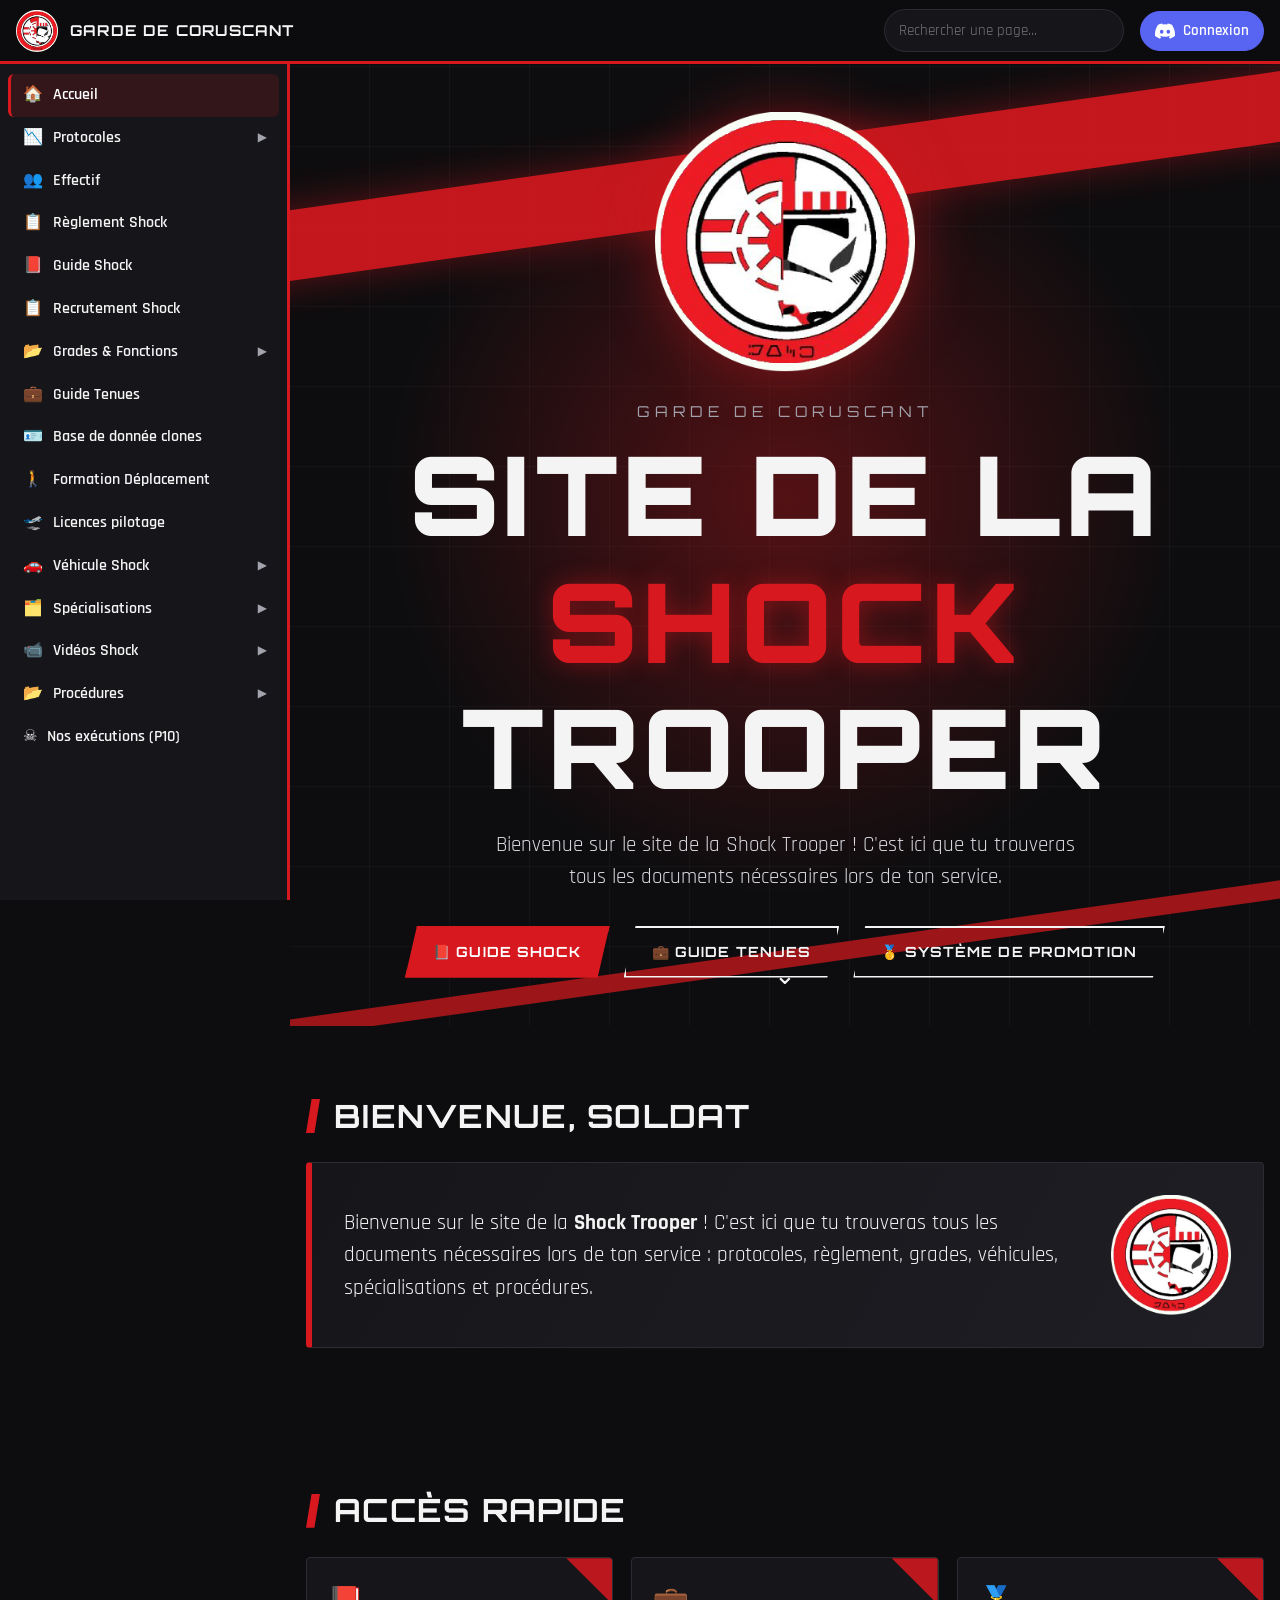
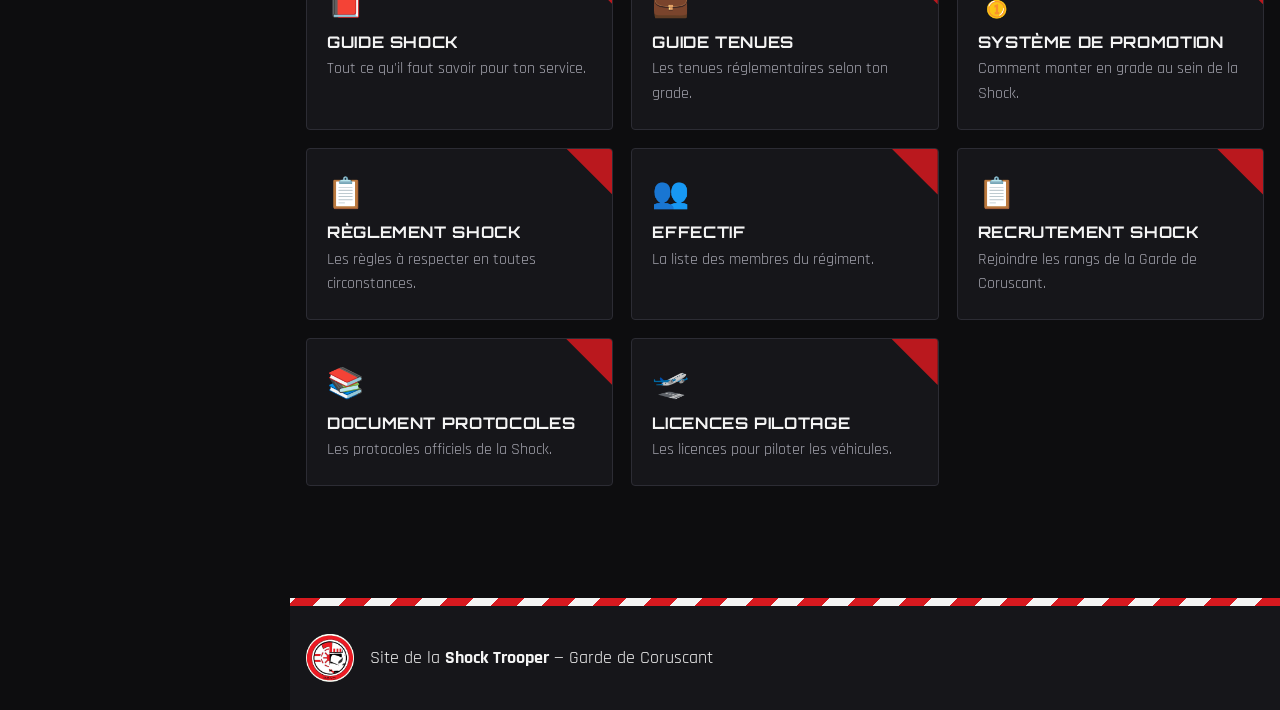
<file: index.html>
<!DOCTYPE html>
<html lang="fr">
<head>
  <meta charset="UTF-8">
  <meta name="viewport" content="width=device-width, initial-scale=1.0">
  <meta name="theme-color" content="#d7191f">
  <title>Shock Trooper | Garde de Coruscant</title>
  <link rel="icon" href="logo.png">
  <link rel="preconnect" href="https://fonts.googleapis.com">
  <link rel="preconnect" href="https://fonts.gstatic.com" crossorigin>
  <link href="https://fonts.googleapis.com/css2?family=Orbitron:wght@500;700;900&family=Rajdhani:wght@400;500;600;700&display=swap" rel="stylesheet">
  <link rel="stylesheet" href="style.css">
  <link rel="stylesheet" href="editor.css">
</head>
<body>
  <!-- Barre du haut -->
  <header class="topbar">
    <button class="burger" id="burger" aria-label="Ouvrir le menu">
      <span></span><span></span><span></span>
    </button>
    <a href="#accueil" class="brand">
      <img src="logo.png" alt="Logo Shock Trooper">
      <span id="brand-name"></span>
    </a>
    <div class="search">
      <input type="search" id="search" placeholder="Rechercher une page…" autocomplete="off">
      <ul class="search-results" id="search-results"></ul>
    </div>
    <!-- Connexion Discord (facultative), remplie par auth.js -->
    <div class="auth" id="auth"></div>
  </header>

  <!-- Menu latéral -->
  <aside class="sidebar" id="sidebar">
    <div class="sidebar-head">
      <img src="logo.png" alt="">
      <div>
        <strong id="sidebar-title"></strong>
        <small id="sidebar-subtitle"></small>
      </div>
    </div>
    <nav id="nav"></nav>
  </aside>
  <div class="overlay" id="overlay"></div>

  <main id="app"></main>

  <footer class="footer">
    <div class="footer-stripe"></div>
    <div class="footer-inner">
      <img src="logo.png" alt="">
      <p id="footer-text"></p>
      <p class="credit" id="footer-credit"></p>
      <!-- Menu « Gestion » : géré par officiers.js (menu) et editor.js (modification du site) -->
      <div class="manage" id="manage">
        <button class="edit-link" id="manage-toggle" type="button" aria-haspopup="true" aria-expanded="false">⚙️ Gestion ▾</button>
        <div class="manage-menu" id="manage-menu" hidden>
          <button type="button" id="edit-open">✏️ Modifier le site</button>
          <button type="button" id="officers-open">👥 Gestion des officiers</button>
        </div>
      </div>
    </div>
  </footer>

  <script src="site-data.js"></script>
  <script src="content.js"></script>
  <script src="auth.js"></script>
  <script src="officiers.js"></script>
  <script src="script.js"></script>
  <script src="editor.js"></script>
</body>
</html>
</file>
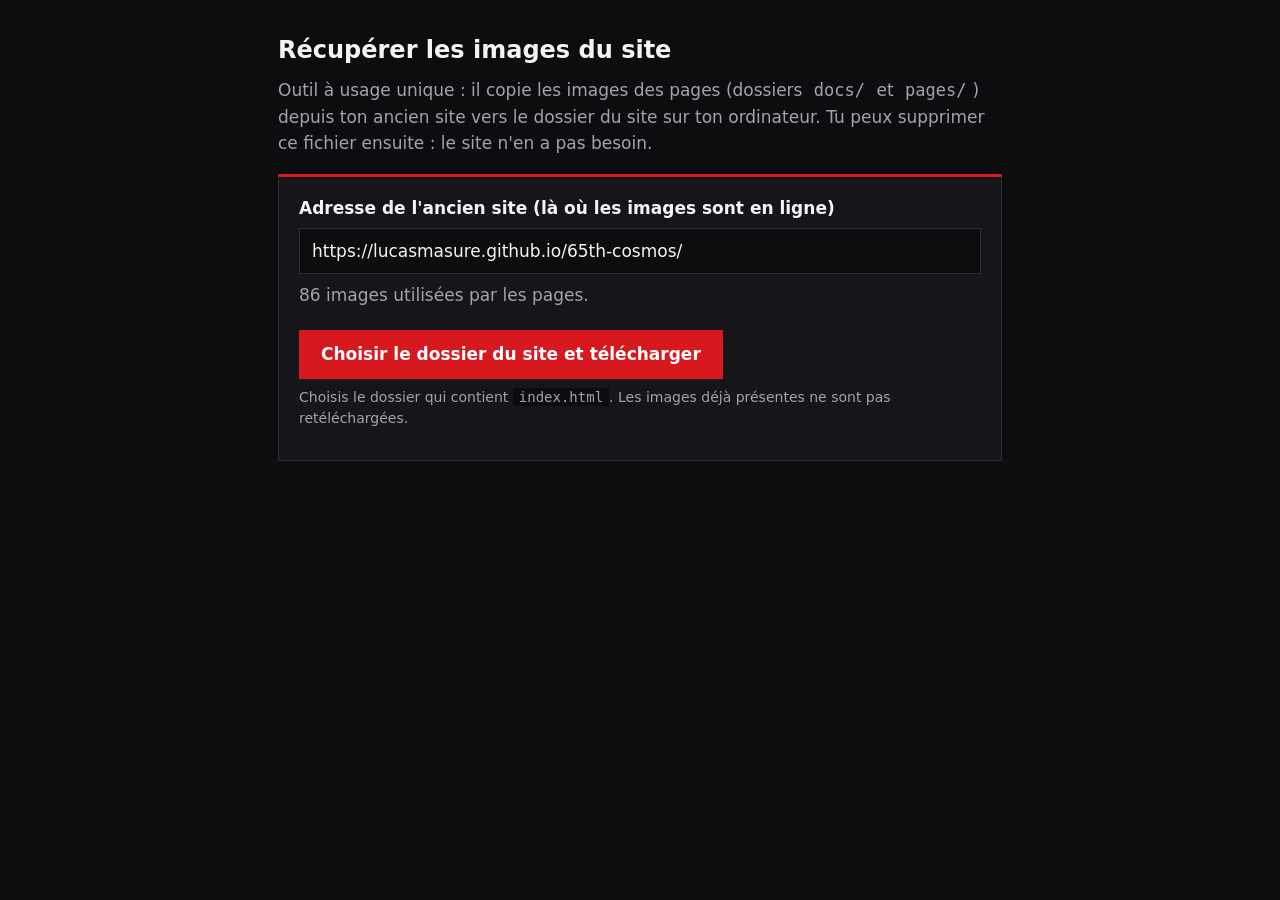
<file: telecharger-images.html>
<!DOCTYPE html>
<html lang="fr">
<head>
<meta charset="UTF-8">
<meta name="viewport" content="width=device-width, initial-scale=1.0">
<title>Récupérer les images du site</title>
<style>
  :root { --bg:#0d0d0f; --panel:#16161a; --line:#2c2c34; --red:#d7191f; --muted:#a3a3ad; --text:#f4f4f4; }
  * { box-sizing:border-box; }
  body { margin:0; background:var(--bg); color:var(--text); font:17px/1.55 "Segoe UI", system-ui, sans-serif; }
  main { max-width:760px; margin:0 auto; padding:32px 18px 60px; }
  h1 { font-size:1.5rem; margin:0 0 6px; }
  p { margin:8px 0; }
  .muted { color:var(--muted); }
  .box { background:var(--panel); border:1px solid var(--line); border-top:3px solid var(--red); padding:18px 20px; margin:18px 0; }
  label { display:block; font-weight:600; margin-bottom:6px; }
  input { width:100%; padding:9px 12px; font:inherit; color:var(--text); background:var(--bg); border:1px solid var(--line); }
  button { padding:11px 22px; font:inherit; font-weight:700; color:#fff; background:var(--red); border:0; cursor:pointer; margin-top:14px; }
  button:disabled { opacity:.5; cursor:default; }
  .bar { height:10px; background:var(--bg); border:1px solid var(--line); margin-top:14px; }
  .bar i { display:block; height:100%; width:0; background:var(--red); transition:width .15s; }
  #log { font-size:15px; max-height:260px; overflow:auto; margin-top:12px; color:var(--muted); }
  #log .ko { color:#ff6b70; }
  .warn { border-left:4px solid var(--red); padding:8px 14px; background:var(--panel); }
  code { background:var(--bg); padding:1px 6px; }
</style>
</head>
<body>
<main>
  <h1>Récupérer les images du site</h1>
  <p class="muted">Outil à usage unique : il copie les images des pages (dossiers <code>docs/</code> et <code>pages/</code>) depuis ton ancien site vers le dossier du site sur ton ordinateur. Tu peux supprimer ce fichier ensuite : le site n'en a pas besoin.</p>

  <div class="box">
    <label for="base">Adresse de l'ancien site (là où les images sont en ligne)</label>
    <input id="base" value="https://lucasmasure.github.io/65th-cosmos/" spellcheck="false">
    <p class="muted" id="count">Recherche des images…</p>
    <button id="go" disabled>Choisir le dossier du site et télécharger</button>
    <p class="muted" style="font-size:14px">Choisis le dossier qui contient <code>index.html</code>. Les images déjà présentes ne sont pas retéléchargées.</p>
    <div class="bar" hidden id="barwrap"><i id="bar"></i></div>
    <p id="status"></p>
    <div id="log"></div>
  </div>
  <p class="warn" id="nofs" hidden>Ce navigateur ne peut pas écrire dans un dossier. Ouvre cette page avec <strong>Chrome</strong> ou <strong>Edge</strong>.</p>
</main>

<script src="content.js"></script>
<script>
(() => {
  const $ = (s) => document.querySelector(s);
  // Chemins d'images utilisés par les pages (docs/… et pages/…)
  const paths = [...new Set((JSON.stringify(CONTENT).match(/(?:docs|pages)\/[A-Za-z0-9_.\/-]+?\.(?:png|jpe?g|gif|webp)/gi) || []))].sort();
  $("#count").textContent = `${paths.length} images utilisées par les pages.`;
  const canWrite = typeof window.showDirectoryPicker === "function";
  $("#nofs").hidden = canWrite;
  $("#go").disabled = !canWrite || !paths.length;

  const log = (msg, bad) => { const d = document.createElement("div"); if (bad) d.className = "ko"; d.textContent = msg; $("#log").appendChild(d); $("#log").scrollTop = 1e9; };
  const exists = async (root, path) => {
    try { let d = root; const parts = path.split("/"); const name = parts.pop(); for (const p of parts) d = await d.getDirectoryHandle(p); await d.getFileHandle(name); return true; }
    catch { return false; }
  };
  async function save(root, path, blob) {
    let d = root; const parts = path.split("/"); const name = parts.pop();
    for (const p of parts) d = await d.getDirectoryHandle(p, { create: true });
    const w = await (await d.getFileHandle(name, { create: true })).createWritable();
    await w.write(blob); await w.close();
  }

  $("#go").addEventListener("click", async () => {
    let root;
    try { root = await window.showDirectoryPicker({ id: "site-shock", mode: "readwrite" }); } catch { return; }
    let hasIndex = true;
    try { await root.getFileHandle("index.html"); } catch { hasIndex = false; }
    if (!hasIndex && !confirm(`Le dossier « ${root.name} » ne contient pas index.html. Continuer quand même ?`)) return;

    const base = $("#base").value.trim().replace(/\/?$/, "/");
    $("#go").disabled = true; $("#barwrap").hidden = false; $("#log").innerHTML = "";
    let done = 0, ok = 0, skipped = 0; const failed = [];
    const tick = () => { $("#bar").style.width = (done / paths.length * 100) + "%"; $("#status").textContent = `${done} / ${paths.length} — ${ok} téléchargées, ${skipped} déjà présentes, ${failed.length} échecs`; };
    tick();

    const queue = [...paths];
    const worker = async () => {
      while (queue.length) {
        const path = queue.shift();
        try {
          if (await exists(root, path)) { skipped++; }
          else {
            const r = await fetch(base + path.split("/").map(encodeURIComponent).join("/"), { cache: "no-store" });
            if (!r.ok) throw new Error("HTTP " + r.status);
            await save(root, path, await r.blob());
            ok++;
          }
        } catch (e) { failed.push(path); log(`✖ ${path} (${e.message})`, true); }
        done++; tick();
      }
    };
    await Promise.all([worker(), worker(), worker(), worker()]);

    if (!failed.length) { $("#status").textContent = `✅ Terminé : ${ok} images téléchargées, ${skipped} déjà présentes. Ouvre index.html.`; }
    else if (ok === 0 && skipped === 0) {
      $("#status").textContent = "❌ Aucune image récupérée.";
      log("Vérifie l'adresse ci-dessus et ta connexion Internet. Si l'ancien site est hors ligne, les images doivent venir d'une autre source.", true);
    } else { $("#status").textContent = `⚠️ Terminé avec ${failed.length} échec(s) : ${ok} téléchargées, ${skipped} déjà présentes. Relance l'outil pour réessayer les manquantes.`; }
    $("#go").disabled = false;
  });
})();
</script>
</body>
</html>
</file>
<file: style.css>
/* =========================================================
   Shock Trooper — Garde de Coruscant
   Palette tirée de l'emblème : rouge Shock, blanc armure, noir visière
   ========================================================= */
:root {
  --red: #d7191f;
  --red-dark: #9e0f14;
  --red-glow: rgba(215, 25, 31, 0.45);
  --white: #f4f4f4;
  --black: #0d0d0f;
  --panel: #16161a;
  --panel-2: #1e1e24;
  --line: #2c2c34;
  --muted: #a3a3ad;
  --topbar-h: 64px;
  --sidebar-w: 290px;
}

* { box-sizing: border-box; margin: 0; padding: 0; }

html { scroll-behavior: smooth; }

body {
  font-family: "Rajdhani", system-ui, sans-serif;
  font-size: 18px;
  background: var(--black);
  color: var(--white);
  line-height: 1.55;
  min-height: 100vh;
  display: flex;
  flex-direction: column;
}

a { color: inherit; text-decoration: none; }
img { max-width: 100%; display: block; }

h1, h2, h3 {
  font-family: "Orbitron", sans-serif;
  letter-spacing: 0.04em;
  line-height: 1.15;
}

/* ---------- Barre du haut ---------- */
.topbar {
  position: fixed;
  inset: 0 0 auto 0;
  height: var(--topbar-h);
  display: flex;
  align-items: center;
  gap: 16px;
  padding: 0 16px;
  background: rgba(13, 13, 15, 0.92);
  backdrop-filter: blur(8px);
  border-bottom: 3px solid var(--red);
  z-index: 50;
}

.burger {
  width: 42px; height: 42px;
  display: grid; place-content: center; gap: 5px;
  background: none; border: 1px solid var(--line); border-radius: 8px;
  cursor: pointer;
}
.burger span { width: 20px; height: 2px; background: var(--white); transition: .25s; }
.burger:hover { border-color: var(--red); }

.brand { display: flex; align-items: center; gap: 12px; }
.brand img { width: 42px; height: 42px; }
.brand span {
  font-family: "Orbitron", sans-serif;
  font-weight: 700;
  font-size: 15px;
  text-transform: uppercase;
  letter-spacing: 0.08em;
}

.search { margin-left: auto; position: relative; }

/* ---------- Connexion Discord (facultative) ---------- */
.auth { position: relative; flex: 0 0 auto; }
.auth:empty { display: none; }
.auth svg { width: 20px; height: 20px; flex: 0 0 auto; }
.auth-login, .auth-user {
  display: flex; align-items: center; gap: 8px; height: 40px; padding: 0 14px;
  font: inherit; font-size: 15px; font-weight: 600; color: #fff; cursor: pointer;
  border-radius: 999px; transition: background .2s, border-color .2s;
}
.auth-login { background: #5865f2; border: 1px solid #5865f2; }
.auth-login:hover { background: #4752c4; border-color: #4752c4; }
.auth-user { padding: 0 12px 0 4px; background: var(--panel); border: 1px solid var(--line); }
.auth-user:hover, .auth-user[aria-expanded="true"] { border-color: var(--red); }
.auth-user img { width: 32px; height: 32px; border-radius: 50%; }
.auth-user span { max-width: 140px; overflow: hidden; text-overflow: ellipsis; white-space: nowrap; }
.auth-menu {
  position: absolute; right: 0; top: calc(100% + 8px); width: 240px; padding: 12px;
  background: var(--panel); border: 1px solid var(--line); border-top: 3px solid var(--red); border-radius: 10px;
  box-shadow: 0 12px 30px rgba(0,0,0,.5);
}
.auth-menu[hidden] { display: none; }
.auth-who { display: flex; gap: 10px; align-items: flex-start; margin-bottom: 12px; color: var(--muted); font-size: 14px; }
.auth-who svg { color: #5865f2; margin-top: 2px; }
.auth-who span { display: flex; flex-direction: column; }
.auth-who strong { color: #fff; font-size: 16px; }
.auth-badge {
  margin: -4px 0 10px; padding: 4px 10px; border-radius: 999px; width: fit-content;
  background: rgba(215,25,31,.15); border: 1px solid rgba(215,25,31,.5); color: #ff6b70; font-size: 13px; font-weight: 700;
}
.auth-action {
  width: 100%; margin-bottom: 8px; padding: 8px; font: inherit; font-size: 15px; font-weight: 600; color: #fff; cursor: pointer;
  background: var(--red); border: 1px solid var(--red); border-radius: 6px;
}
.auth-action:hover { background: var(--red-dark); }
.auth-logout {
  width: 100%; padding: 8px; font: inherit; font-size: 15px; font-weight: 600; color: var(--white); cursor: pointer;
  background: var(--panel-2); border: 1px solid var(--line); border-radius: 6px;
}
.auth-logout:hover { border-color: var(--red); color: #fff; }
.search input {
  width: 240px;
  padding: 9px 14px;
  font: inherit; font-size: 15px;
  color: var(--white);
  background: var(--panel);
  border: 1px solid var(--line);
  border-radius: 999px;
  outline: none;
  transition: border-color .2s, width .2s;
}
.search input:focus { border-color: var(--red); width: 280px; }
.search-results {
  position: absolute; right: 0; top: calc(100% + 8px);
  width: 300px; max-height: 360px; overflow-y: auto;
  list-style: none;
  background: var(--panel);
  border: 1px solid var(--line);
  border-radius: 10px;
  display: none;
}
.search-results.open { display: block; }
.search-results a { display: block; padding: 10px 14px; font-size: 16px; }
.search-results a:hover { background: var(--red); }
.search-results li.empty { padding: 10px 14px; color: var(--muted); font-size: 15px; }

/* ---------- Menu latéral ---------- */
.sidebar {
  position: fixed;
  top: 0; left: 0; bottom: 0;
  width: var(--sidebar-w);
  background: var(--panel);
  border-right: 3px solid var(--red);
  transform: translateX(-100%);
  transition: transform .3s ease;
  z-index: 70;
  overflow-y: auto;
  padding-bottom: 32px;
}
.sidebar.open { transform: none; }

.sidebar-head {
  display: flex; align-items: center; gap: 12px;
  padding: 18px 16px;
  border-bottom: 1px solid var(--line);
  background: linear-gradient(135deg, var(--red-dark), var(--panel) 70%);
}
.sidebar-head img { width: 54px; height: 54px; }
.sidebar-head strong { font-family: "Orbitron", sans-serif; display: block; font-size: 15px; }
.sidebar-head small { color: var(--muted); font-size: 14px; }

.overlay {
  position: fixed; inset: 0;
  background: rgba(0,0,0,.6);
  opacity: 0; pointer-events: none;
  transition: opacity .3s;
  z-index: 60;
}
.overlay.open { opacity: 1; pointer-events: auto; }

nav { padding: 10px 8px; }
nav a, nav button.group-toggle {
  display: flex; align-items: center; gap: 10px;
  width: 100%;
  padding: 9px 12px;
  font: inherit; font-size: 16px; font-weight: 600;
  color: var(--white);
  background: none; border: none; text-align: left;
  border-radius: 6px;
  cursor: pointer;
  border-left: 3px solid transparent;
}
nav a:hover, nav button.group-toggle:hover { background: var(--panel-2); }
nav a.active { background: rgba(215,25,31,.15); border-left-color: var(--red); color: #fff; }
nav .chev { margin-left: auto; transition: transform .2s; font-size: 12px; color: var(--muted); }
nav .group.open > .group-toggle .chev { transform: rotate(90deg); }
nav .group-items { display: none; padding-left: 14px; }
nav .group.open > .group-items { display: block; }
nav .group-items a, nav .group-items button.group-toggle { font-weight: 500; font-size: 15px; }

/* ---------- Contenu ---------- */
main { flex: 1; padding-top: var(--topbar-h); }

/* Hero */
.hero {
  position: relative;
  min-height: calc(100vh - var(--topbar-h));
  display: grid; place-items: center;
  text-align: center;
  padding: 48px 16px;
  overflow: hidden;
  background:
    radial-gradient(circle at 50% 45%, rgba(215,25,31,.35), transparent 55%),
    repeating-linear-gradient(90deg, transparent 0 79px, rgba(255,255,255,.03) 79px 80px),
    repeating-linear-gradient(0deg, transparent 0 79px, rgba(255,255,255,.03) 79px 80px),
    var(--black);
}
/* Bandes rouges diagonales façon armure */
.hero::before, .hero::after {
  content: "";
  position: absolute;
  width: 140%; height: 70px;
  background: var(--red);
  opacity: .9;
  left: -20%;
}
.hero::before { top: 8%; transform: rotate(-8deg); box-shadow: 0 0 40px var(--red-glow); }
.hero::after  { bottom: 6%; transform: rotate(-8deg); height: 18px; opacity: .7; }

.hero-inner { position: relative; z-index: 1; max-width: 900px; }

.emblem {
  width: min(260px, 60vw);
  margin: 0 auto 28px;
  filter: drop-shadow(0 0 30px var(--red-glow));
  /* Logo fixe (l'animation « float » a été retirée pour de meilleures performances) */
}

.hero .kicker {
  font-family: "Orbitron", sans-serif;
  font-size: 15px;
  letter-spacing: .35em;
  text-transform: uppercase;
  color: var(--muted);
}
.hero h1 {
  font-size: clamp(42px, 9vw, 110px);
  font-weight: 900;
  text-transform: uppercase;
  margin: 8px 0 18px;
}
.hero h1 .red { color: var(--red); text-shadow: 0 0 24px var(--red-glow); }
.hero p.lead { font-size: 21px; color: #d8d8de; max-width: 620px; margin: 0 auto 32px; }

.btn-row { display: flex; flex-wrap: wrap; gap: 14px; justify-content: center; }
.btn {
  display: inline-flex; align-items: center; gap: 8px;
  padding: 13px 26px;
  font-family: "Orbitron", sans-serif; font-size: 14px; font-weight: 700;
  text-transform: uppercase; letter-spacing: .08em;
  border: 2px solid var(--red);
  clip-path: polygon(12px 0, 100% 0, calc(100% - 12px) 100%, 0 100%);
  transition: background .2s, color .2s, transform .2s;
}
.btn.primary { background: var(--red); color: #fff; }
.btn.ghost { background: transparent; color: var(--white); border-color: var(--white); }
.btn:hover { transform: translateY(-2px); background: #fff; color: var(--red); border-color: #fff; }

.scroll-hint {
  position: absolute; bottom: 28px; left: 50%;
  transform: translateX(-50%);
  z-index: 1;
  font-size: 26px; color: var(--white);
  animation: bounce 2s infinite;
}
@keyframes bounce { 50% { transform: translate(-50%, 8px); } }

/* Sections */
.section { max-width: 1180px; margin: 0 auto; padding: 72px 16px; }
.section-title {
  display: flex; align-items: center; gap: 14px;
  font-size: clamp(22px, 3.4vw, 32px);
  text-transform: uppercase;
  margin-bottom: 28px;
}
.section-title::before {
  content: ""; width: 14px; height: 34px;
  background: var(--red);
  clip-path: polygon(40% 0, 100% 0, 60% 100%, 0 100%);
}

.welcome {
  display: grid; grid-template-columns: 1fr auto; gap: 32px; align-items: center;
  padding: 32px;
  background: linear-gradient(120deg, var(--panel), var(--panel-2));
  border: 1px solid var(--line);
  border-left: 6px solid var(--red);
  border-radius: 4px;
}
.welcome p { font-size: 21px; }
.welcome img { width: 120px; }

.grid {
  display: grid;
  grid-template-columns: repeat(auto-fill, minmax(250px, 1fr));
  gap: 18px;
}
.card {
  position: relative;
  display: flex; flex-direction: column; gap: 6px;
  padding: 22px 20px;
  background: var(--panel);
  border: 1px solid var(--line);
  border-radius: 4px;
  overflow: hidden;
  transition: transform .2s, border-color .2s, box-shadow .2s;
}
.card::after {
  content: ""; position: absolute; top: 0; right: 0;
  width: 46px; height: 46px;
  background: var(--red);
  clip-path: polygon(100% 0, 0 0, 100% 100%);
  opacity: .85;
}
.card:hover { transform: translateY(-4px); border-color: var(--red); box-shadow: 0 10px 30px rgba(215,25,31,.18); }
.card .ico { font-size: 30px; }
.card h3 { font-size: 16px; text-transform: uppercase; }
.card p { color: var(--muted); font-size: 16px; }

/* Page interne */
.page-hero {
  padding: 56px 16px 44px;
  text-align: center;
  background:
    linear-gradient(180deg, rgba(215,25,31,.25), transparent),
    var(--black);
  border-bottom: 1px solid var(--line);
}
.breadcrumb { color: var(--muted); font-size: 15px; letter-spacing: .05em; margin-bottom: 10px; }
.breadcrumb a:hover { color: var(--red); }
.page-hero h1 { font-size: clamp(28px, 5vw, 52px); text-transform: uppercase; }
.page-hero .ico { font-size: 48px; margin-bottom: 8px; }

.doc {
  max-width: 860px; margin: 0 auto;
  padding: 32px;
  background: var(--panel);
  border: 1px solid var(--line);
  border-top: 4px solid var(--red);
}
.doc p + p { margin-top: 14px; }
.doc .note {
  margin-top: 22px; padding: 14px 18px;
  background: var(--panel-2);
  border-left: 4px solid var(--red);
  color: var(--muted); font-size: 16px;
}
.doc .btn-row { justify-content: flex-start; margin-top: 24px; }

/* Contenu repris du site d'origine */
.doc.content { max-width: 960px; }
.doc .gs-section + .gs-section {
  margin-top: 28px; padding-top: 28px;
  border-top: 1px dashed var(--line);
}
.doc h2, .doc h3, .doc h4 { margin: 22px 0 10px; text-transform: uppercase; }
.doc h2 { font-size: 24px; color: var(--red); }
.doc h3 { font-size: 19px; color: #fff; }
.doc h4 { font-size: 16px; color: var(--red); }
.doc .gs-section > :first-child { margin-top: 0; }
.doc .center { text-align: center; }
.doc p { margin: 6px 0; }
.doc p + p { margin-top: 6px; }
.doc ul, .doc ol { margin: 8px 0 12px 26px; }
.doc li { margin: 4px 0; }
.doc li::marker { color: var(--red); }
.doc strong { color: #fff; }
.doc em { color: #e6c9ca; }
.doc a:not(.btn):not(.link-card):not(.embed-open) { color: #ff5a5f; text-decoration: underline; text-underline-offset: 3px; }
.doc a:not(.btn):not(.link-card):not(.embed-open):hover { color: #fff; }

/* Contenu des anciens Google Docs */
.gdoc h2 { font-size: 22px; margin-top: 30px; padding-bottom: 6px; border-bottom: 2px solid var(--red); }
.gdoc h2.center { border-bottom: none; font-size: 26px; }
.gdoc hr { border: none; border-top: 1px dashed var(--line); margin: 24px 0; }
.gdoc ul.lvl-1 { margin-left: 52px; }
.gdoc ul.lvl-2, .gdoc ol.lvl-2 { margin-left: 78px; }
.gdoc ol.lvl-1 { margin-left: 52px; }
.doc-img { margin: 16px auto; text-align: center; }
.doc-img img { display: inline-block; max-height: 520px; width: auto; border: 1px solid var(--line); border-radius: 4px; }
.table-wrap { overflow-x: auto; margin: 14px 0; }
.table-wrap table { width: 100%; border-collapse: collapse; font-size: 16px; }
.table-wrap td { border: 1px solid var(--line); padding: 8px 10px; vertical-align: top; }
.table-wrap tr:first-child td { background: var(--panel-2); }

.embed { margin: 10px 0; }
.embed iframe {
  width: 100%; height: 75vh; min-height: 480px;
  border: 1px solid var(--line); border-radius: 4px;
  background: #fff;
}
.embed.video iframe { height: auto; min-height: 0; aspect-ratio: 16 / 9; background: #000; }
.embed-open {
  display: inline-block; margin-top: 8px;
  font-family: "Orbitron", sans-serif; font-size: 12px; font-weight: 700;
  text-transform: uppercase; letter-spacing: .06em;
  color: var(--red);
}
.embed-open:hover { color: #fff; }

.gallery {
  display: grid;
  grid-template-columns: repeat(auto-fill, minmax(170px, 1fr));
  gap: 14px;
  margin: 16px 0;
}
.gallery figure {
  background: var(--panel-2);
  border: 1px solid var(--line);
  border-bottom: 3px solid var(--red);
  padding: 8px;
  text-align: center;
}
.gallery img { width: 100%; height: 220px; object-fit: contain; }
.gallery figcaption { margin-top: 6px; font-size: 15px; font-weight: 600; }
/* Guide Tenues : images un peu plus grandes */
[data-page="guide-tenues"] .gallery { grid-template-columns: repeat(auto-fill, minmax(200px, 1fr)); }
[data-page="guide-tenues"] .gallery img { height: 280px; }
.gallery figure.missing img { display: none; }
.gallery figure.missing { display: grid; place-items: center; min-height: 70px; }

.link-card {
  display: flex; align-items: center; gap: 16px;
  padding: 18px 20px; margin: 10px 0;
  background: var(--panel-2);
  border: 1px solid var(--line);
  border-left: 4px solid var(--red);
  transition: border-color .2s, transform .2s;
}
.link-card:hover { border-color: var(--red); transform: translateX(4px); }
.link-card-ico { font-size: 34px; }
.link-card span:last-child { display: flex; flex-direction: column; gap: 4px; color: var(--muted); font-size: 16px; }
.link-card strong { font-size: 18px; }

/* ---------- Blocs (pages construites avec l'éditeur) ---------- */
.blk-row { display: flex; gap: 28px; align-items: flex-start; margin: 0 0 22px; }
.blk-row:last-child { margin-bottom: 0; }
.blk { flex: 1 1 0; min-width: 0; position: relative; }
.blk > :first-child, .rt > :first-child { margin-top: 0; }
.blk > :last-child, .rt > :last-child { margin-bottom: 0; }
.section:has(> .doc:empty) { display: none; }
.doc:empty { display: none; }

/* Zones : chaque zone est un cadre ; la page en contient autant que voulu */
.doc.content:has(> .zone) { background: none; border: none; padding: 0; }
.zone {
  position: relative;
  margin-bottom: 28px;
  padding: 32px;
  background: var(--panel);
  border: 1px solid var(--line);
  border-top: 4px solid var(--red);
}
.zone:last-of-type { margin-bottom: 0; }
.zone[data-style="plain"] { background: none; border-color: transparent; padding: 10px 0; }
.zone[data-style="accent"] {
  background: linear-gradient(135deg, rgba(215,25,31,.22), var(--panel) 65%);
  border-color: rgba(215,25,31,.6);
}
.zone:not(:has(.blk)) { display: none; }
.collapse-body > .blk-row:first-child { margin-top: 4px; }
@media (max-width: 700px) { .zone { padding: 22px; } }

/* Images : alignement choisi dans l'éditeur */
.blk img.al-left { display: block; margin-left: 0; margin-right: auto; }
.blk img.al-center { display: block; margin-left: auto; margin-right: auto; }
.blk img.al-right { display: block; margin-left: auto; margin-right: 0; }

.blk .doc-img { margin: 0; }
.blk .doc-img img { max-width: 100%; height: auto; }
.blk-image .doc-img img { max-height: none; }
.doc-img figcaption { margin-top: 6px; color: var(--muted); font-size: 15px; }
.img-empty, .blk-placeholder { display: none; }

.blk-card { display: flex; flex-direction: column; gap: 12px; }
.blk-card .doc-img img { width: 100%; aspect-ratio: 4 / 3; object-fit: cover; }
.blk-media { display: flex; gap: 16px; align-items: flex-start; }
.blk-media .doc-img { flex: 0 0 38%; }
.blk-media .doc-img img { width: 100%; }
.blk-media .media-body { flex: 1; min-width: 0; }
.blk-imgstack { display: flex; flex-direction: column; gap: 14px; }
.blk-imgstack .doc-img img { width: 100%; }

/* ---------- Pages de spécialisation (STE, CRS…) ---------- */
.spe-banner img, .spe-shot img { display: block; width: 100%; border: none; border-radius: 6px; box-shadow: 0 14px 40px rgba(0,0,0,.55); }
.spe-banner img { aspect-ratio: 21 / 9; object-fit: cover; }
.zone.spe-hero { padding-top: 24px; }
.doc .spe-kicker {
  margin: 4px 0 6px; font-family: "Orbitron", sans-serif; font-size: 13px; font-weight: 700;
  letter-spacing: .16em; text-transform: uppercase; color: var(--red);
}
.doc h2.spe-title { margin: 0 0 18px; font-size: clamp(24px, 3.6vw, 38px); line-height: 1.15; color: #fff; }
.doc h2.spe-title span { color: var(--red); white-space: nowrap; }
.doc ol.spe-toc { display: flex; flex-wrap: wrap; gap: 10px; margin: 10px 0 0; list-style: none; counter-reset: spe; }
.spe-toc li {
  counter-increment: spe; margin: 0; padding: 8px 16px 8px 10px;
  background: var(--panel-2); border: 1px solid var(--line); border-radius: 999px; font-weight: 600;
}
.spe-toc li::before {
  content: counter(spe); display: inline-grid; place-items: center; width: 24px; height: 24px; margin-right: 8px;
  border-radius: 50%; background: var(--red); color: #fff; font-family: "Orbitron", sans-serif; font-size: 12px;
}
.doc h2.spe-h { display: flex; align-items: center; gap: 12px; margin: 0 0 16px; font-size: 24px; }
.spe-num {
  display: inline-grid; place-items: center; flex: 0 0 38px; height: 38px;
  background: var(--red); color: #fff; font-family: "Orbitron", sans-serif; font-size: 17px;
  clip-path: polygon(0 0, 100% 0, 100% 72%, 72% 100%, 0 100%);
}
.doc ul.spe-check { margin: 12px 0 16px; list-style: none; }
.spe-check li { position: relative; margin: 8px 0; padding-left: 30px; }
.spe-check li::before { content: "▸"; position: absolute; left: 6px; top: -1px; color: var(--red); font-size: 20px; }
.doc .spe-note {
  margin-top: 18px; padding: 14px 18px; background: var(--panel-2);
  border-left: 4px solid var(--red); color: var(--muted); font-style: italic;
}
.blk-card.spe-item {
  gap: 6px; padding: 18px 16px 14px; text-align: center;
  background: radial-gradient(ellipse at 50% 35%, #2a2a33, var(--panel-2) 70%);
  border: 1px solid var(--line); border-bottom: 3px solid var(--red); border-radius: 6px;
}
.blk-card.spe-item .doc-img img {
  width: 100%; height: 190px; aspect-ratio: auto; object-fit: contain;
  border: none; background: none; filter: drop-shadow(0 10px 14px rgba(0,0,0,.6));
}
.blk-row:has(> .spe-item) { align-items: stretch; }
.spe-item .card-body { margin-top: auto; }
.spe-item .card-body h3 { margin: 6px 0 0; font-size: 18px; }
.spe-item .card-body p { margin: 2px 0 0; color: var(--muted); font-size: 15px; }
.doc ul.spe-list { display: grid; grid-template-columns: repeat(auto-fill, minmax(230px, 1fr)); gap: 10px; margin: 0; list-style: none; }
.spe-list li { margin: 0; padding: 10px 14px; background: var(--panel-2); border-left: 3px solid var(--red); font-weight: 600; }
.doc .spe-sub { margin: -8px 0 16px; color: var(--muted); font-style: italic; }
.spe-figure img {
  display: block; width: 100%; max-height: 420px; object-fit: contain;
  border: none; filter: drop-shadow(0 18px 24px rgba(0,0,0,.7));
}
.zone.spe-hero .blk-row:has(.spe-figure) { align-items: center; }
/* Règlement : articles numérotés */
.doc ul.spe-rules { margin: 4px 0 0; list-style: none; display: grid; gap: 8px; }
.spe-rules li { display: flex; gap: 14px; align-items: flex-start; margin: 0; padding: 12px 14px; background: var(--panel-2); border: 1px solid var(--line); }
.spe-art {
  flex: 0 0 auto; min-width: 42px; padding: 2px 8px; text-align: center;
  background: rgba(215,25,31,.15); border: 1px solid rgba(215,25,31,.5); color: #ff6b70;
  font-family: "Orbitron", sans-serif; font-size: 13px; font-weight: 700;
}
.spe-rules li.spe-rule-hot { border-color: rgba(215,25,31,.6); background: linear-gradient(90deg, rgba(215,25,31,.16), var(--panel-2)); }
.spe-code { display: inline-block; margin-top: 4px; padding: 2px 10px; background: var(--black); border: 1px dashed var(--line); font-family: Consolas, monospace; font-size: 15px; color: #fff; }
/* Encadrés de texte (points, armement, batailles…) */
.blk-text.spe-panel { padding: 18px 20px; background: var(--panel-2); border: 1px solid var(--line); border-top: 3px solid var(--red); border-radius: 4px; align-self: stretch; }
.doc .spe-panel h3 { display: flex; align-items: center; gap: 10px; margin: 0 0 10px; font-size: 18px; }
.spe-panel h3 .spe-num { flex-basis: 30px; height: 30px; font-size: 14px; }
.spe-panel .spe-list { grid-template-columns: 1fr; margin-top: 6px; }
.spe-panel .spe-list li { background: var(--panel); font-weight: 500; }
.spe-panel-hot { border-color: rgba(215,25,31,.6); }
.doc .spe-tag {
  display: inline-block; margin: -4px 0 6px; padding: 2px 10px; border-radius: 999px;
  background: var(--red); color: #fff; font-size: 13px; font-weight: 700; text-transform: uppercase; letter-spacing: .05em;
}
.spe-contact .btn { margin: 6px 0; }
/* Fiches d'équipement détaillées (BIR) */
.doc h3.spe-sec {
  margin: 10px 0 0; padding-bottom: 8px; border-bottom: 2px solid var(--red);
  font-family: "Orbitron", sans-serif; font-size: 17px; letter-spacing: .06em; color: #fff;
}
.doc h3.spe-sub-h { margin: 4px 0 10px; font-size: 18px; color: var(--red); }
.spe-item-text .card-body { margin-top: 0; text-align: left; }
.spe-item-text .card-body h3 { margin: 4px 0 10px; text-align: center; color: var(--red); }
.spe-item-text .card-body p { color: var(--white); font-size: 16px; }
.spe-item-text .card-body p + p { margin-top: 8px; }
.spe-item-wide { flex-direction: row; align-items: center; gap: 24px; }
.spe-item-wide .doc-img { flex: 0 0 34%; }
.spe-item-wide .card-body h3 { text-align: left; }
.blk-card.spe-item-shot .doc-img img { height: 230px; object-fit: cover; border-radius: 4px; filter: none; }
@media (max-width: 700px) {
  .spe-item-wide { flex-direction: column; }
  .spe-item-wide .doc-img { flex-basis: auto; width: 100%; }
}
.spe-contact .blk-text p { font-size: 19px; }
.spe-contact .spe-shot { margin-top: 6px; }
@media (max-width: 700px) { .blk-card.spe-item .doc-img img { height: 150px; } }

.blk-button p { margin: 0; }
.blk-button .right { text-align: right; }
.blk-divider hr { border: none; border-top: 2px solid var(--line); margin: 6px 0; }
.spacer { min-height: 10px; }

.collapse {
  background: var(--panel-2);
  border: 1px solid var(--line);
  border-left: 4px solid var(--red);
}
.collapse summary {
  padding: 12px 16px;
  font-family: "Orbitron", sans-serif; font-size: 15px; font-weight: 700;
  text-transform: uppercase; cursor: pointer;
}
.collapse summary::marker { color: var(--red); }
.collapse-body { padding: 0 16px 14px; }

.toc { padding: 16px 20px; background: var(--panel-2); border-left: 4px solid var(--red); }
.toc-title { font-family: "Orbitron", sans-serif; font-weight: 700; text-transform: uppercase; margin-bottom: 6px !important; }
.toc ul { list-style: none; margin: 0 !important; }
.toc .toc-h3 { padding-left: 18px; font-size: 16px; }
.toc a { color: var(--white) !important; text-decoration: none !important; }
.toc a:hover { color: var(--red) !important; }

.carousel { position: relative; }
/* Une seule image visible : la première, puis celle choisie avec les flèches (classe car-on) */
.car-track { border: 1px solid var(--line); background: var(--panel-2); }
.car-track > figure { display: none; margin: 0; text-align: center; }
.car-track:not(:has(> figure.car-on)) > figure:first-of-type,
.car-track > figure.car-on { display: block; animation: car-fade .35s ease; }
@keyframes car-fade { from { opacity: 0; } to { opacity: 1; } }
.car-track img { width: 100%; max-height: 480px; object-fit: contain; }
.car-btn {
  position: absolute; top: 50%; transform: translateY(-50%);
  width: 42px; height: 42px; border-radius: 50%;
  border: none; background: rgba(0,0,0,.6); color: #fff; font-size: 26px; cursor: pointer;
}
.car-btn:hover { background: var(--red); }
.car-prev { left: 10px; }
.car-next { right: 10px; }
.car-count {
  position: absolute; right: 10px; bottom: 10px; padding: 2px 10px; border-radius: 12px;
  background: rgba(0,0,0,.6); color: #fff; font-size: 14px; font-weight: 600; pointer-events: none;
}
.car-count:empty { display: none; }
.carousel:has(.car-count:empty) .car-btn { display: none; }   /* une seule image : pas de flèches */

.social-links { display: flex; flex-wrap: wrap; gap: 10px; justify-content: center; }
.doc .social-links a.social {
  padding: 9px 18px; border: 1px solid var(--line); border-radius: 999px;
  background: var(--panel-2); color: var(--white); text-decoration: none; font-weight: 600;
}
.doc .social-links a.social:hover { border-color: var(--red); color: #fff; }

.embed.slides iframe { height: auto; min-height: 0; aspect-ratio: 16 / 9; }
.embed.map iframe { height: 450px; min-height: 0; }
.embed.chart iframe { height: 420px; min-height: 0; }
.embed.calendar iframe { height: 600px; min-height: 0; }

@media (max-width: 700px) {
  .blk-row { flex-direction: column; gap: 18px; }
  .blk { width: 100%; flex: 1 1 auto !important; }
  .blk-media { flex-direction: column; }
}

/* ---------- Footer ---------- */
.footer { background: var(--panel); margin-top: 40px; }
.footer-stripe {
  height: 8px;
  background: repeating-linear-gradient(-45deg, var(--red) 0 18px, var(--white) 18px 36px);
}
.footer-inner {
  max-width: 1180px; margin: 0 auto;
  padding: 28px 16px;
  display: flex; flex-wrap: wrap; align-items: center; gap: 16px;
}
.footer-inner img { width: 48px; }
.footer-inner .credit { margin-left: auto; color: var(--muted); }

/* ---------- Responsive ---------- */
@media (min-width: 1100px) {
  .sidebar { transform: none; top: var(--topbar-h); }
  .sidebar-head { display: none; }
  .burger { display: none; }
  .overlay { display: none; }
  main, .footer { margin-left: var(--sidebar-w); }
}

@media (max-width: 700px) {
  .brand span { display: none; }
  .search input, .search input:focus { width: 100%; }
  .search { flex: 1; }
  .search-results { width: calc(100vw - 32px); right: -16px; }
  .auth-login span, .auth-user span { display: none; }   /* sur téléphone : icône / avatar seuls */
  .auth-login { width: 40px; padding: 0; justify-content: center; }
  .auth-user { padding: 0 3px; }
  .welcome { grid-template-columns: 1fr; padding: 22px; }
  .welcome img { display: none; }
  .doc { padding: 22px; }
  .footer-inner .credit { margin-left: 0; }
}

/* Ajout local : image introuvable (dossier docs/ ou pages/ pas encore copié) -> on la masque */
figure.missing img { display: none; }
</file>
<file: editor.css>
/* =========================================================
   Éditeur du site (editor.js)
   ========================================================= */
:root { --ed-h: 0px; --ed-panel-w: 340px; --ed-blue: #2f80ff; }

/* Lien d'accès discret dans le pied de page */
.edit-link {
  background: none; border: 1px solid var(--line); border-radius: 999px;
  color: var(--muted); font: inherit; font-size: 14px;
  padding: 6px 14px; cursor: pointer;
}
.edit-link:hover { color: #fff; border-color: var(--red); }
body.editing .edit-link { display: none; }

/* Décalage du site sous la barre d'édition et à côté du panneau */
body.editing .topbar { top: var(--ed-h); }
body.editing main { padding-top: calc(var(--topbar-h) + var(--ed-h)); }
body.editing .sidebar { top: var(--ed-h); }
@media (min-width: 1100px) {
  body.editing .sidebar { top: calc(var(--topbar-h) + var(--ed-h)); }
  body.ed-panel-open main, body.ed-panel-open .footer { margin-right: var(--ed-panel-w); }
}

/* ---------- Barre d'édition ---------- */
#ed-bar {
  position: fixed; top: 0; left: 0; right: 0;
  z-index: 90;
  background: #f4f4f6; color: #1b1b1f;
  border-bottom: 3px solid var(--red);
  font-family: "Rajdhani", system-ui, sans-serif; font-size: 15px;
  box-shadow: 0 4px 18px rgba(0,0,0,.35);
}
.ed-bar-top {
  display: flex; flex-wrap: wrap; align-items: center; gap: 8px 14px;
  padding: 7px 14px;
  border-bottom: 1px solid #e0e0e6;
}
#ed-bar .ed-left { display: flex; align-items: center; gap: 10px; }
#ed-bar .ed-left strong { font-family: "Orbitron", sans-serif; font-size: 13px; color: var(--red); }
#ed-status { color: #6b6b75; font-size: 14px; }
.ed-goto { display: flex; align-items: center; gap: 6px; font-weight: 600; margin-left: auto; }
.ed-goto select { height: 32px; max-width: 260px; border: 1px solid #d4d4da; border-radius: 6px; font: inherit; background: #fff; color: #1b1b1f; }
#ed-bar .ed-right { display: flex; gap: 6px; flex-wrap: wrap; }

#ed-bar .ed-tools {
  display: flex; flex-wrap: wrap; align-items: center; gap: 4px;
  padding: 6px 14px;
}
#ed-bar .ed-tools button, #ed-bar .ed-tools select {
  min-width: 32px; height: 32px; padding: 0 8px;
  background: #fff; color: #1b1b1f;
  border: 1px solid #d4d4da; border-radius: 6px;
  font: inherit; font-size: 15px; cursor: pointer;
}
#ed-bar .ed-tools button:hover, #ed-bar .ed-tools select:hover { border-color: var(--red); background: #fff3f3; }
#ed-size-custom {
  width: 62px; height: 32px; padding: 0 6px; margin-left: -2px;
  background: #fff; color: #1b1b1f; border: 1px solid #d4d4da; border-radius: 6px; font: inherit; font-size: 15px;
}
#ed-size-custom:focus { outline: 2px solid var(--red); border-color: var(--red); }
#ed-bar .ed-sep { width: 1px; height: 22px; background: #d4d4da; margin: 0 4px; }
.ed-color-btn { position: relative; font-weight: 700; }
#ed-color-sample { position: absolute; left: 7px; right: 7px; bottom: 4px; height: 3px; background: var(--red); border-radius: 2px; }

.ed-btn {
  height: 32px; padding: 0 12px;
  background: #fff; color: #1b1b1f;
  border: 1px solid #d4d4da; border-radius: 6px;
  font: inherit; font-size: 15px; font-weight: 600; cursor: pointer;
}
.ed-btn:hover { border-color: var(--red); }
.ed-btn.ed-primary { background: var(--red); border-color: var(--red); color: #fff; }
.ed-btn.ed-primary:hover { background: var(--red-dark); }
.ed-btn.ed-primary.pending::after { content: " •"; color: #ffd84d; }
.ed-btn.ed-danger { color: var(--red); }
.ed-btn:disabled { opacity: .6; cursor: wait; }

/* ---------- Palette de couleurs ---------- */
#ed-color-pop {
  position: fixed; z-index: 120; display: none;
  width: 236px; padding: 10px 12px;
  background: #fff; color: #1b1b1f; border-radius: 8px;
  box-shadow: 0 8px 24px rgba(0,0,0,.45);
  font-family: "Rajdhani", system-ui, sans-serif; font-size: 14px; font-weight: 600;
}
#ed-color-pop.open { display: block; }
#ed-color-pop p { margin: 4px 0; }
.ed-swatches { display: grid; grid-template-columns: repeat(7, 1fr); gap: 5px; margin-bottom: 8px; }
.ed-swatches button { width: 26px; height: 26px; border-radius: 50%; border: 1px solid #c9c9d0; cursor: pointer; padding: 0; }
.ed-swatches button:hover { transform: scale(1.15); }
.ed-swatches .ed-none { background: #fff; color: var(--red); font-size: 12px; }
#ed-color-pop label { display: flex; align-items: center; justify-content: space-between; }
#ed-color-pop input[type=color] { width: 44px; height: 28px; border: none; padding: 0; background: none; cursor: pointer; }

/* ---------- Blocs en mode édition ---------- */
body.editing [contenteditable="true"] { cursor: text; }
body.editing [data-field][contenteditable="true"],
body.editing [data-page-title][contenteditable="true"] {
  outline: 2px dashed rgba(215,25,31,.45); outline-offset: 6px; border-radius: 2px;
}
body.editing [data-field]:focus, body.editing [data-page-title]:focus { outline: 2px solid var(--red); }
body.editing [data-page-icon] { cursor: pointer; }
body.editing [data-page-icon]:hover { transform: scale(1.1); }
body.editing .doc.content .gs-section + .gs-section { border-top: none; }

/* ---------- Zones en mode édition ---------- */
body.editing .zone:not(:has(.blk)) { display: block; min-height: 130px; }
body.editing .zone:not(:has(.blk))::after,
body.editing .collapse-body:not(:has(.blk))::after {
  display: block; padding: 26px 10px; text-align: center; color: var(--muted);
  border: 2px dashed var(--line); border-radius: 6px;
}
body.editing .zone:not(:has(.blk))::after { content: "Zone vide : clique dedans puis ➕ Insérer, ou glisse un élément ici."; }
body.editing .collapse-body:not(:has(.blk))::after { content: "Groupe vide : clique dedans puis ➕ Insérer, ou glisse un élément ici."; }
body.editing .collapse-body { min-height: 40px; }
body.editing .zone.ed-zone-active, body.editing .collapse-body.ed-zone-active { outline: 2px dashed var(--ed-blue); outline-offset: 4px; }
body.editing .zone[data-style="plain"] { outline: 1px dashed rgba(255,255,255,.15); outline-offset: 4px; }
.ed-zone-bar {
  position: absolute; top: -17px; left: 16px; z-index: 5;
  display: flex; align-items: center; gap: 3px;
  padding: 3px 4px; border-radius: 7px;
  background: #fff; box-shadow: 0 3px 12px rgba(0,0,0,.45);
  font-family: "Rajdhani", system-ui, sans-serif;
  opacity: 0; transition: opacity .15s;
}
.zone:hover > .ed-zone-bar, .zone.ed-zone-active > .ed-zone-bar { opacity: 1; }
.ed-zone-bar span { padding: 0 6px; font-size: 12px; font-weight: 700; color: #6b6b75; text-transform: uppercase; }
.ed-zone-bar button {
  min-width: 28px; height: 26px; padding: 0 4px;
  border: 1px solid #d4d4da; border-radius: 5px; background: #fff; color: #1b1b1f;
  font-size: 14px; cursor: pointer;
}
.ed-zone-bar button:hover { border-color: var(--ed-blue); }
.ed-zone-bar .ed-bt-del:hover { border-color: var(--red); background: #fff0f0; }
.ed-add-zone {
  display: block; width: 100%; margin-top: 22px; padding: 16px;
  border: 2px dashed var(--line); border-radius: 6px; background: none;
  color: var(--muted); font: inherit; font-weight: 700; cursor: pointer;
}
.ed-add-zone:hover { border-color: var(--ed-blue); color: #fff; }
body.editing .doc.content:has(> .ed-add-zone) { background: none; border: none; padding: 0; }

/* Cadre de l'image sélectionnée : coins pour la taille, glisser pour l'aligner */
#ed-img-frame {
  position: absolute; z-index: 75; display: none;
  outline: 2px solid var(--ed-blue);
  cursor: ew-resize;
  touch-action: none;
}
#ed-img-frame.open { display: block; }
.ed-if-h {
  position: absolute; width: 14px; height: 14px;
  background: #fff; border: 2px solid var(--ed-blue); border-radius: 3px;
}
.ed-if-h.nw { left: -8px; top: -8px; cursor: nwse-resize; }
.ed-if-h.ne { right: -8px; top: -8px; cursor: nesw-resize; }
.ed-if-h.sw { left: -8px; bottom: -8px; cursor: nesw-resize; }
.ed-if-h.se { right: -8px; bottom: -8px; cursor: nwse-resize; }
.ed-if-h.n, .ed-if-h.s, .ed-if-h.e, .ed-if-h.w { border-radius: 7px; background: var(--ed-blue); border-color: #fff; }
.ed-if-h.n { top: -8px; left: 50%; margin-left: -7px; cursor: ns-resize; }
.ed-if-h.s { bottom: -8px; left: 50%; margin-left: -7px; cursor: ns-resize; }
.ed-if-h.e { right: -8px; top: 50%; margin-top: -7px; cursor: ew-resize; }
.ed-if-h.w { left: -8px; top: 50%; margin-top: -7px; cursor: ew-resize; }
.ed-if-label {
  position: absolute; left: 50%; bottom: 8px; transform: translateX(-50%);
  padding: 3px 10px; border-radius: 999px;
  background: rgba(20,20,26,.85); color: #fff; white-space: nowrap;
  font-family: "Rajdhani", system-ui, sans-serif; font-size: 13px; font-weight: 700;
  pointer-events: none;
}
.ed-if-del {
  position: absolute; top: 8px; right: 8px;
  width: 30px; height: 30px; padding: 0;
  border: 1px solid #d4d4da; border-radius: 6px; background: #fff; cursor: pointer;
  box-shadow: 0 2px 8px rgba(0,0,0,.35);
}
.ed-if-del::before { content: "🗑"; font-size: 15px; }
.ed-if-crop {
  position: absolute; top: 8px; left: 8px;
  height: 30px; padding: 0 10px;
  border: 1px solid #d4d4da; border-radius: 6px; background: #fff; color: #1b1b1f;
  font-family: "Rajdhani", system-ui, sans-serif; font-size: 14px; font-weight: 700; cursor: pointer;
  box-shadow: 0 2px 8px rgba(0,0,0,.35);
}
.ed-if-crop:hover { border-color: var(--ed-blue); background: #f2f7ff; }

/* Fenêtre de recadrage */
.ed-crop-ratios { display: flex; flex-wrap: wrap; gap: 6px; margin: 8px 0 12px; }
.ed-crop-ratios button {
  height: 30px; padding: 0 12px; border: 1px solid #d4d4da; border-radius: 6px;
  background: #fff; font: inherit; font-weight: 600; cursor: pointer;
}
.ed-crop-ratios button.active { border-color: var(--red); background: #fff0f0; color: var(--red); }
.ed-crop { position: relative; width: fit-content; max-width: 100%; margin: 0 auto; background: #222; user-select: none; touch-action: none; }
.ed-crop img { display: block; max-width: 100%; max-height: 55vh; pointer-events: none; }
.ed-crop-box {
  position: absolute; cursor: move;
  border: 2px solid #fff; outline: 1px solid rgba(0,0,0,.5);
  box-shadow: 0 0 0 9999px rgba(0,0,0,.55);
}
.ed-crop-box span {
  position: absolute; width: 14px; height: 14px; background: #fff; border: 2px solid var(--ed-blue); border-radius: 3px;
}
.ed-crop-box .nw { left: -8px; top: -8px; cursor: nwse-resize; }
.ed-crop-box .ne { right: -8px; top: -8px; cursor: nesw-resize; }
.ed-crop-box .sw { left: -8px; bottom: -8px; cursor: nesw-resize; }
.ed-crop-box .se { right: -8px; bottom: -8px; cursor: nwse-resize; }
.ed-crop-box .n { top: -8px; left: 50%; margin-left: -7px; cursor: ns-resize; }
.ed-crop-box .s { bottom: -8px; left: 50%; margin-left: -7px; cursor: ns-resize; }
.ed-crop-box .e { right: -8px; top: 50%; margin-top: -7px; cursor: ew-resize; }
.ed-crop-box .w { left: -8px; top: 50%; margin-top: -7px; cursor: ew-resize; }
.ed-if-del:hover { border-color: var(--red); background: #fff0f0; }
body.ed-is-moving-img, body.ed-is-moving-img * { cursor: ew-resize !important; user-select: none; }

/* Chaque bloc : un cadre (sa bordure sert de poignée) */
.ed-blk {
  padding: 10px;
  margin: -10px;
  outline: 1px dashed transparent;
  border-radius: 4px;
  cursor: grab;
}
body.editing .blk-row { gap: 28px; margin-bottom: 30px; }
.ed-blk:hover { outline-color: rgba(47,128,255,.6); }
.ed-blk.ed-selected { outline: 2px solid var(--ed-blue); }
.ed-blk .rt, .ed-blk.blk-text { cursor: text; }
.ed-blk.blk-text:focus, .ed-blk .rt:focus { outline-offset: 0; }
.ed-blk.blk-text:focus { outline: 2px solid var(--ed-blue); }
.ed-blk .rt:focus { outline: 1px dashed rgba(47,128,255,.6); }
body.editing [data-page-body] iframe { pointer-events: none; }
body.editing .img-empty, body.editing .blk-placeholder { display: flex; }
body.editing .blk:has(> .blk-placeholder) { display: block; }

.ed-grip {
  position: absolute; top: -13px; left: 50%; transform: translateX(-50%);
  z-index: 3;
  width: 34px; height: 18px; line-height: 18px;
  background: var(--ed-blue); color: #fff; border-radius: 5px;
  font-size: 13px; text-align: center; cursor: grab;
  opacity: 0; transition: opacity .15s;
  user-select: none;
}
.ed-blk:hover > .ed-grip, .ed-blk.ed-selected > .ed-grip { opacity: 1; }
.ed-resize {
  position: absolute; top: 0; bottom: 0; right: -24px; z-index: 3;
  width: 20px; cursor: col-resize;
}
.ed-resize::after {
  content: ""; position: absolute; left: 8px; top: 20%; bottom: 20%; width: 4px; border-radius: 2px;
  background: var(--ed-blue); opacity: 0; transition: opacity .15s;
}
.blk-row:hover .ed-resize::after { opacity: .5; }
.ed-resize:hover::after, body.ed-is-resizing .ed-resize::after { opacity: 1; }
body.ed-is-resizing, body.ed-is-resizing * { cursor: col-resize !important; user-select: none; }

/* Boutons ＋ : ajouter un élément à gauche / à droite d'un bloc */
.ed-side-add {
  position: absolute; top: 50%; z-index: 6;
  width: 28px; height: 28px; margin-top: -14px; padding: 0;
  display: none; align-items: center; justify-content: center;
  border: 2px solid #fff; border-radius: 50%;
  background: var(--ed-blue); color: #fff;
  font-size: 17px; font-weight: 700; line-height: 1; cursor: pointer;
  box-shadow: 0 2px 10px rgba(0,0,0,.5);
}
.ed-side-add.left { left: -24px; }
.ed-side-add.right { right: -24px; }
.ed-side-add:hover { transform: scale(1.15); }
.ed-blk:hover > .ed-side-add, .ed-blk.ed-selected > .ed-side-add { display: flex; }
.ed-row-full > .ed-blk > .ed-side-add { display: none !important; }
body.ed-is-dragging .ed-side-add { display: none !important; }

#ed-side-menu {
  position: absolute; z-index: 130; display: none;
  width: 230px; padding: 6px;
  background: #fff; color: #1b1b1f; border-radius: 10px;
  box-shadow: 0 8px 26px rgba(0,0,0,.5);
  font-family: "Rajdhani", system-ui, sans-serif;
}
#ed-side-menu.open { display: block; }
#ed-side-menu p { margin: 2px 8px 6px; font-size: 12px; font-weight: 700; color: #6b6b75; text-transform: uppercase; }
#ed-side-menu button {
  display: flex; align-items: center; gap: 10px; width: 100%;
  padding: 7px 8px; border: none; border-radius: 6px; background: none;
  font: inherit; font-size: 15px; color: #1b1b1f; text-align: left; cursor: pointer;
}
#ed-side-menu button:hover { background: #f2f7ff; }
#ed-side-menu button span { width: 22px; text-align: center; }

.ed-dragging { opacity: .35; }
body.ed-is-dragging, body.ed-is-dragging * { cursor: grabbing !important; user-select: none; }
#ed-ghost {
  position: fixed; z-index: 150; pointer-events: none;
  padding: 6px 12px; border-radius: 6px;
  background: var(--ed-blue); color: #fff;
  font-family: "Rajdhani", system-ui, sans-serif; font-size: 15px; font-weight: 700;
  box-shadow: 0 6px 18px rgba(0,0,0,.45);
}
#ed-drop {
  position: absolute; z-index: 140; display: none; pointer-events: none;
  background: var(--ed-blue); border-radius: 3px; box-shadow: 0 0 10px rgba(47,128,255,.8);
}
#ed-drop.open { display: block; }

/* Petite corbeille des zones vides (emplacement d'image, texte vidé) */
.ed-blk figure, .ed-blk .rt, .ed-blk.blk-text { position: relative; }
.ed-mini-del {
  position: absolute; top: 6px; right: 6px; z-index: 4;
  display: none; width: 30px; height: 30px; padding: 0;
  border: 1px solid #d4d4da; border-radius: 6px;
  background: #fff; cursor: pointer;
  box-shadow: 0 2px 8px rgba(0,0,0,.35);
}
.ed-mini-del::before { content: "🗑"; font-size: 15px; }
.ed-mini-del:hover { border-color: var(--red); background: #fff0f0; }
.img-empty > .ed-mini-del, [data-empty] > .ed-mini-del { display: block; }
.ed-blk figure:hover > .ed-mini-del { display: block; }

/* Zones de texte vides */
body.editing [data-empty]::before { content: "Écris ton texte ici…"; color: var(--muted); position: absolute; pointer-events: none; }

/* Image à choisir */
.img-empty {
  align-items: center; justify-content: center;
  min-height: 140px;
  border: 2px dashed var(--line); border-radius: 6px;
  background: rgba(255,255,255,.03);
  color: var(--muted); font-size: 15px; cursor: pointer;
}
.img-empty:hover { border-color: var(--ed-blue); color: #fff; }
.blk-placeholder {
  align-items: center; justify-content: center; text-align: center;
  min-height: 120px; padding: 16px;
  border: 2px dashed var(--ed-blue); border-radius: 6px;
  color: #9fc2ff; cursor: pointer;
}

/* Carrousel en édition : il fonctionne comme sur le site (flèches) ; les images se gèrent avec ✏️ Modifier */
body.editing .car-btn { z-index: 3; }

/* ---------- Barre d'outils du bloc (corbeille…) ---------- */
#ed-blk-tools {
  position: absolute; z-index: 80;
  display: none; align-items: center; gap: 3px;
  padding: 4px; background: #fff; border-radius: 8px;
  box-shadow: 0 4px 16px rgba(0,0,0,.45);
  font-family: "Rajdhani", system-ui, sans-serif;
}
#ed-blk-tools.open { display: flex; }
.ed-bt-label { padding: 0 8px; font-size: 13px; font-weight: 700; color: #6b6b75; text-transform: uppercase; }
#ed-blk-tools button {
  min-width: 32px; height: 30px; border: 1px solid #d4d4da; border-radius: 6px;
  background: #fff; cursor: pointer; font-size: 15px; color: #1b1b1f;
}
#ed-blk-tools button:hover { border-color: var(--ed-blue); }
#ed-blk-tools .ed-bt-drag { cursor: grab; }
#ed-blk-tools .ed-bt-del:hover { border-color: var(--red); background: #fff0f0; }

/* ---------- Bulle sur un lien ---------- */
#ed-link-tip {
  position: absolute; z-index: 110; display: none; align-items: center; gap: 4px;
  padding: 5px; background: #fff; color: #1b1b1f; border-radius: 8px;
  box-shadow: 0 4px 16px rgba(0,0,0,.45);
  font-family: "Rajdhani", system-ui, sans-serif; font-size: 14px;
}
#ed-link-tip.open { display: flex; }
.ed-tip-url { padding: 0 8px; color: #2f6fd1; max-width: 220px; overflow: hidden; text-overflow: ellipsis; white-space: nowrap; }
#ed-link-tip button { height: 28px; padding: 0 8px; border: 1px solid #d4d4da; border-radius: 6px; background: #fff; cursor: pointer; font: inherit; font-weight: 600; }
#ed-link-tip button:hover { border-color: var(--red); }

/* ---------- Panneau latéral ---------- */
#ed-panel {
  position: fixed; right: 0; top: var(--ed-h); bottom: 0;
  width: min(var(--ed-panel-w), 100vw);
  z-index: 85;
  overflow-y: auto;
  padding: 12px 14px 24px;
  background: #f4f4f6; color: #1b1b1f;
  border-left: 3px solid var(--red);
  box-shadow: -6px 0 24px rgba(0,0,0,.35);
  font-family: "Rajdhani", system-ui, sans-serif; font-size: 16px;
}
#ed-panel h4 { margin: 18px 0 8px; font-family: "Orbitron", sans-serif; font-size: 12px; text-transform: uppercase; color: var(--red); }
#ed-panel label { display: block; margin: 8px 0; font-weight: 600; font-size: 14px; }
#ed-panel input, #ed-panel select {
  width: 100%; height: 32px; margin-top: 3px; padding: 0 8px;
  border: 1px solid #d4d4da; border-radius: 6px; font: inherit; background: #fff; color: #1b1b1f;
}
.ed-panel-head { display: flex; align-items: center; justify-content: space-between; gap: 6px; margin-bottom: 12px; }
.ed-tabs { display: flex; gap: 2px; background: #e4e4ea; border-radius: 8px; padding: 3px; flex: 1; }
.ed-tabs button {
  flex: 1; height: 30px; border: none; border-radius: 6px; background: none;
  font: inherit; font-weight: 700; color: #55555f; cursor: pointer;
}
.ed-tabs button.active { background: #fff; color: var(--red); box-shadow: 0 1px 3px rgba(0,0,0,.15); }
.ed-close { background: none; border: none; font-size: 20px; cursor: pointer; color: #1b1b1f; }
.ed-panel-actions { display: flex; gap: 8px; flex-wrap: wrap; margin-bottom: 6px; }
.ed-hint { color: #6b6b75; font-size: 14px; margin: 8px 0; }

/* Onglet Insérer */
.ins-top { display: grid; grid-template-columns: repeat(3, 1fr); gap: 6px; }
.ins-big {
  display: flex; flex-direction: column; align-items: center; gap: 4px;
  padding: 10px 4px; border: 1px solid #d4d4da; border-radius: 8px; background: #fff;
  font: inherit; font-size: 14px; font-weight: 700; color: #1b1b1f; cursor: pointer;
}
.ins-big span { font-size: 22px; }
.ins-big:hover, .ins-layout:hover, .ins-item:hover { border-color: var(--ed-blue); background: #f2f7ff; }
.ins-zone {
  display: block; width: 100%; margin-top: 8px; padding: 9px;
  border: 1px dashed #b4b4bd; border-radius: 8px; background: #fff;
  font: inherit; font-size: 14px; font-weight: 700; color: #1b1b1f; cursor: pointer;
}
.ins-zone:hover { border-color: var(--ed-blue); background: #f2f7ff; }
.ed-dims { display: grid; grid-template-columns: 1fr 1fr; gap: 10px; }
.ins-layouts { display: grid; grid-template-columns: 1fr 1fr; gap: 8px; }
.ins-layout { padding: 6px; border: 1px solid #d4d4da; border-radius: 8px; background: #fff; cursor: pointer; }
.ins-layout svg { width: 100%; height: auto; display: block; fill: #c4c4cc; }
.ins-layout svg rect[rx] { fill: #e1e1e8; stroke: #b4b4bd; }
.ins-layout svg .m { fill: #9c9ca6; }
.ins-list { display: flex; flex-direction: column; gap: 2px; }
.ins-item {
  display: flex; align-items: center; gap: 12px;
  padding: 8px 10px; border: 1px solid transparent; border-radius: 6px; background: none;
  font: inherit; font-size: 15px; color: #1b1b1f; text-align: left; cursor: pointer;
}
.ins-item span { width: 24px; text-align: center; font-size: 17px; }

/* Onglet Pages */
.ed-tree { list-style: none; margin: 0; padding: 0; }
.ed-tree .ed-tree { padding-left: 14px; border-left: 2px solid #e0e0e6; margin-left: 10px; }
.ed-node { display: flex; align-items: center; gap: 3px; padding: 3px 0; }
.ed-node.current .ed-node-title { border-color: var(--red); background: #fff3f3; }
#ed-panel .ed-node-icon { width: 34px; flex: none; text-align: center; padding: 0; margin: 0; }
#ed-panel .ed-node-title { flex: 1; min-width: 50px; margin: 0; }
.ed-node-actions { display: flex; gap: 2px; flex: none; align-items: center; }
.ed-node-actions button, .ed-row button {
  width: 24px; height: 28px; padding: 0;
  border: 1px solid #d4d4da; border-radius: 5px; background: #fff; color: #1b1b1f;
  cursor: pointer; font-size: 12px;
}
.ed-node-actions button:hover, .ed-row button:hover { border-color: var(--red); }
.ed-tag { font-size: 10px; color: #6b6b75; padding: 0 3px; text-transform: uppercase; }

/* Onglet Réglages */
.ed-row { display: flex; gap: 4px; align-items: center; margin: 6px 0; }
.ed-row-stack { flex-direction: column; align-items: stretch; padding: 8px; background: #fff; border: 1px solid #e0e0e6; border-radius: 6px; }
.ed-row-stack > div { display: flex; gap: 4px; align-items: center; }
#ed-panel .ed-row input, #ed-panel .ed-row select { margin: 0; }
#ed-panel .ed-mini { width: 40px; flex: none; text-align: center; }

/* ---------- Fenêtres ---------- */
.ed-modal-wrap {
  position: fixed; inset: 0; z-index: 200;
  display: grid; place-items: center;
  padding: 16px;
  background: rgba(0,0,0,.65);
}
.ed-modal {
  width: min(460px, 100%);
  max-height: calc(100vh - 32px); overflow-y: auto;
  padding: 22px;
  background: #fff; color: #1b1b1f;
  border-top: 4px solid var(--red); border-radius: 8px;
  font-family: "Rajdhani", system-ui, sans-serif; font-size: 16px;
}
.ed-modal.wide { width: min(600px, 100%); }
.ed-modal h3 { font-family: "Orbitron", sans-serif; font-size: 17px; margin-bottom: 12px; }
.ed-modal p { margin: 6px 0; }
.ed-modal label { display: block; margin: 10px 0; font-weight: 600; font-size: 14px; }
.ed-modal input:not([type=checkbox]), .ed-modal select {
  display: block; width: 100%; height: 38px; margin-top: 4px; padding: 0 10px;
  border: 1px solid #d4d4da; border-radius: 6px; font: inherit; color: #1b1b1f; background: #fff;
}
.ed-modal input:focus, .ed-modal select:focus { outline: 2px solid var(--red); border-color: transparent; }
.ed-modal .ed-check { display: flex; align-items: center; gap: 8px; }
.ed-modal .ed-check input { width: 18px; height: 18px; accent-color: var(--red); }
.ed-modal-actions { display: flex; justify-content: flex-end; flex-wrap: wrap; gap: 8px; margin-top: 18px; }
.ed-steps { margin: 8px 0 8px 20px; font-size: 15px; }
.ed-steps li { margin: 4px 0; }
.ed-error { color: var(--red); font-weight: 600; }
.ed-preview {
  margin: 10px 0; padding: 8px;
  border: 1px solid #d4d4da; border-radius: 6px; background: #f4f4f6;
}
.ed-preview .embed { margin: 0; }
.ed-preview iframe { width: 100%; height: 300px; min-height: 0; border: 1px solid #d4d4da; border-radius: 4px; background: #fff; }
.ed-preview .embed.video iframe, .ed-preview .embed.slides iframe { height: auto; aspect-ratio: 16 / 9; background: #000; }
.ed-preview-empty { margin: 0 !important; padding: 34px 10px; text-align: center; color: #6b6b75; }
.ed-car-list { display: grid; grid-template-columns: repeat(auto-fill, minmax(150px, 1fr)); gap: 10px; margin-bottom: 12px; }
.ed-car-item {
  position: relative; padding: 6px; border: 1px solid #d4d4da; border-radius: 6px; background: #f6f6f8; cursor: grab;
}
.ed-car-item:first-child { border-color: var(--red); background: #fff3f3; }
.ed-car-item.dragging { opacity: .4; }
.ed-car-item img { display: block; width: 100%; height: 110px; object-fit: contain; background: #1b1b1f; border-radius: 4px; pointer-events: none; }
.ed-car-num { display: block; margin-bottom: 4px; font-size: 13px; font-weight: 700; color: #1b1b1f; }
.ed-car-item:first-child .ed-car-num { color: var(--red); }
.ed-car-acts { display: flex; gap: 4px; margin-top: 6px; }
.ed-car-acts button {
  flex: 1; height: 28px; padding: 0; border: 1px solid #d4d4da; border-radius: 4px;
  background: #fff; color: #1b1b1f; font-size: 13px; cursor: pointer;
}
.ed-car-acts button:hover:not(:disabled) { border-color: var(--red); background: #fff3f3; }
.ed-car-acts button:disabled { opacity: .35; cursor: default; }

/* Bouton glissé à gauche / au centre / à droite */
body.editing .blk-button a.btn { cursor: grab; }
#ed-btn-hint {
  position: absolute; z-index: 1000; transform: translate(-50%, -100%); pointer-events: none;
  padding: 3px 8px; border-radius: 4px; background: var(--ed-blue); color: #fff; font: 600 13px/1.4 system-ui, sans-serif; white-space: nowrap;
}

/* ---------- Notification ---------- */
#ed-toast {
  position: fixed; left: 50%; bottom: 24px; z-index: 210;
  transform: translate(-50%, 20px);
  max-width: calc(100vw - 32px);
  padding: 12px 18px;
  background: #1b1b1f; color: #fff;
  border-left: 4px solid #3ecf6e; border-radius: 6px;
  box-shadow: 0 6px 20px rgba(0,0,0,.5);
  opacity: 0; pointer-events: none;
  transition: opacity .25s, transform .25s;
  font-family: "Rajdhani", system-ui, sans-serif; font-size: 16px;
}
#ed-toast.show { opacity: 1; transform: translate(-50%, 0); }
#ed-toast.error { border-left-color: var(--red); }

@media (max-width: 700px) {
  .ed-goto { margin-left: 0; }
  #ed-panel { top: auto; height: 60vh; border-left: none; border-top: 3px solid var(--red); }
}

/* =========================================================
   Ajouts locaux : menu « Gestion » du pied de page
   ========================================================= */
.manage { position: relative; }
.manage-menu {
  position: absolute; right: 0; bottom: calc(100% + 8px); z-index: 30;
  min-width: 250px; padding: 6px; display: flex; flex-direction: column; gap: 2px;
  background: var(--panel-2); border: 1px solid var(--line); border-top: 3px solid var(--red); border-radius: 10px;
  box-shadow: 0 -12px 30px rgba(0,0,0,.5);
}
.manage-menu[hidden] { display: none; }
.manage-menu button {
  text-align: left; background: none; border: 0; border-radius: 6px; cursor: pointer;
  color: var(--white); font: inherit; font-size: 15px; font-weight: 600; padding: 10px 12px;
}
.manage-menu button:hover { background: var(--red-dark); }
.manage-menu button.locked { color: var(--muted); }
body.editing .manage { display: none; }

/* Page lue en lecture seule dans l'éditeur (mode officier) */
.ed-readonly {
  max-width: 1180px; margin: 12px auto 0; padding: 10px 16px; border-left: 4px solid var(--red);
  background: var(--panel); color: #ff6b70; font-weight: 600;
}

/* =========================================================
   Page « Gestion des officiers »
   ========================================================= */
.off-page { max-width: none; }
.off-lead { font-size: 1.05rem; }
.off-tag {
  display: inline-block; padding: 2px 10px; border-radius: 999px; font-size: 13px; font-weight: 700;
  background: rgba(215,25,31,.15); border: 1px solid rgba(215,25,31,.5); color: #ff6b70;
}
.off-lock { padding: 14px 18px; border-left: 4px solid var(--red); background: var(--panel-2); font-size: 1.05rem; }
.off-hint { color: var(--muted); font-size: 14px; }
.off-error { margin: 8px 0; padding: 8px 12px; border-left: 4px solid var(--red); background: rgba(215,25,31,.12); color: #ff8a8e; font-weight: 600; }
.off-empty { margin: 18px 0; padding: 18px; text-align: center; color: var(--muted); border: 1px dashed var(--line); }

.off-btn {
  padding: 9px 18px; font: inherit; font-size: 15px; font-weight: 700; cursor: pointer; border-radius: 6px;
  color: var(--white); background: var(--panel-2); border: 1px solid var(--line);
}
.off-btn:hover { border-color: var(--red); }
.off-primary { background: var(--red); border-color: var(--red); color: #fff; }
.off-primary:hover { background: var(--red-dark); border-color: var(--red-dark); }
.off-btn.pending { box-shadow: 0 0 0 3px rgba(215,25,31,.45); }

.off-add { display: flex; flex-wrap: wrap; gap: 12px; align-items: flex-end; margin: 18px 0 6px; }
.off-add label { flex: 1 1 220px; display: block; font-weight: 600; font-size: 14px; }
.off-add input, .off-name {
  width: 100%; padding: 8px 10px; font: inherit; color: var(--white);
  background: var(--black); border: 1px solid var(--line); border-radius: 6px;
}
.off-add input { margin-top: 4px; }
.off-add input:focus, .off-name:focus { outline: none; border-color: var(--red); }

.off-bar { display: flex; flex-wrap: wrap; gap: 14px; align-items: center; margin: 16px 0; }
.off-status { color: var(--muted); font-size: 14px; }

.off-scroll { overflow-x: auto; border: 1px solid var(--line); border-radius: 8px; }
.off-table { border-collapse: separate; border-spacing: 0; min-width: 100%; font-size: 14px; }
.off-table th, .off-table td {
  padding: 6px 8px; text-align: center; background: var(--panel);
  border-right: 1px solid var(--line); border-bottom: 1px solid var(--line);
}
.off-table tbody tr:hover th, .off-table tbody tr:hover td { background: var(--panel-2); }
.off-table input[type=checkbox] { width: 18px; height: 18px; accent-color: var(--red); cursor: pointer; }
.off-user { position: sticky; left: 0; z-index: 1; min-width: 250px; max-width: 250px; text-align: left !important; }
.off-user small { display: block; color: var(--muted); font-weight: 400; margin: 2px 0 6px; }
.off-corner { z-index: 3; background: var(--panel-2) !important; vertical-align: bottom; }
.off-top { background: var(--panel-2) !important; color: var(--white); font-family: "Orbitron", sans-serif; font-size: 13px; letter-spacing: .04em; }
.off-grp { background: var(--panel-2) !important; color: #ff6b70; font-weight: 700; border-top: 1px solid var(--line); }
.off-page-th { background: var(--panel-2) !important; padding: 8px 2px !important; min-width: 36px; vertical-align: bottom; }
.off-vert { display: inline-block; writing-mode: vertical-rl; transform: rotate(180deg); white-space: nowrap; font-weight: 600; max-height: 190px; overflow: hidden; text-overflow: ellipsis; }
.off-row-actions { display: flex; gap: 6px; margin-top: 6px; }
.off-row-actions button {
  padding: 3px 10px; font: inherit; font-size: 13px; font-weight: 600; cursor: pointer; border-radius: 5px;
  color: var(--white); background: var(--panel-2); border: 1px solid var(--line);
}
.off-row-actions button:hover { border-color: var(--red); }
.off-row-actions .off-del { margin-left: auto; }
</file>
